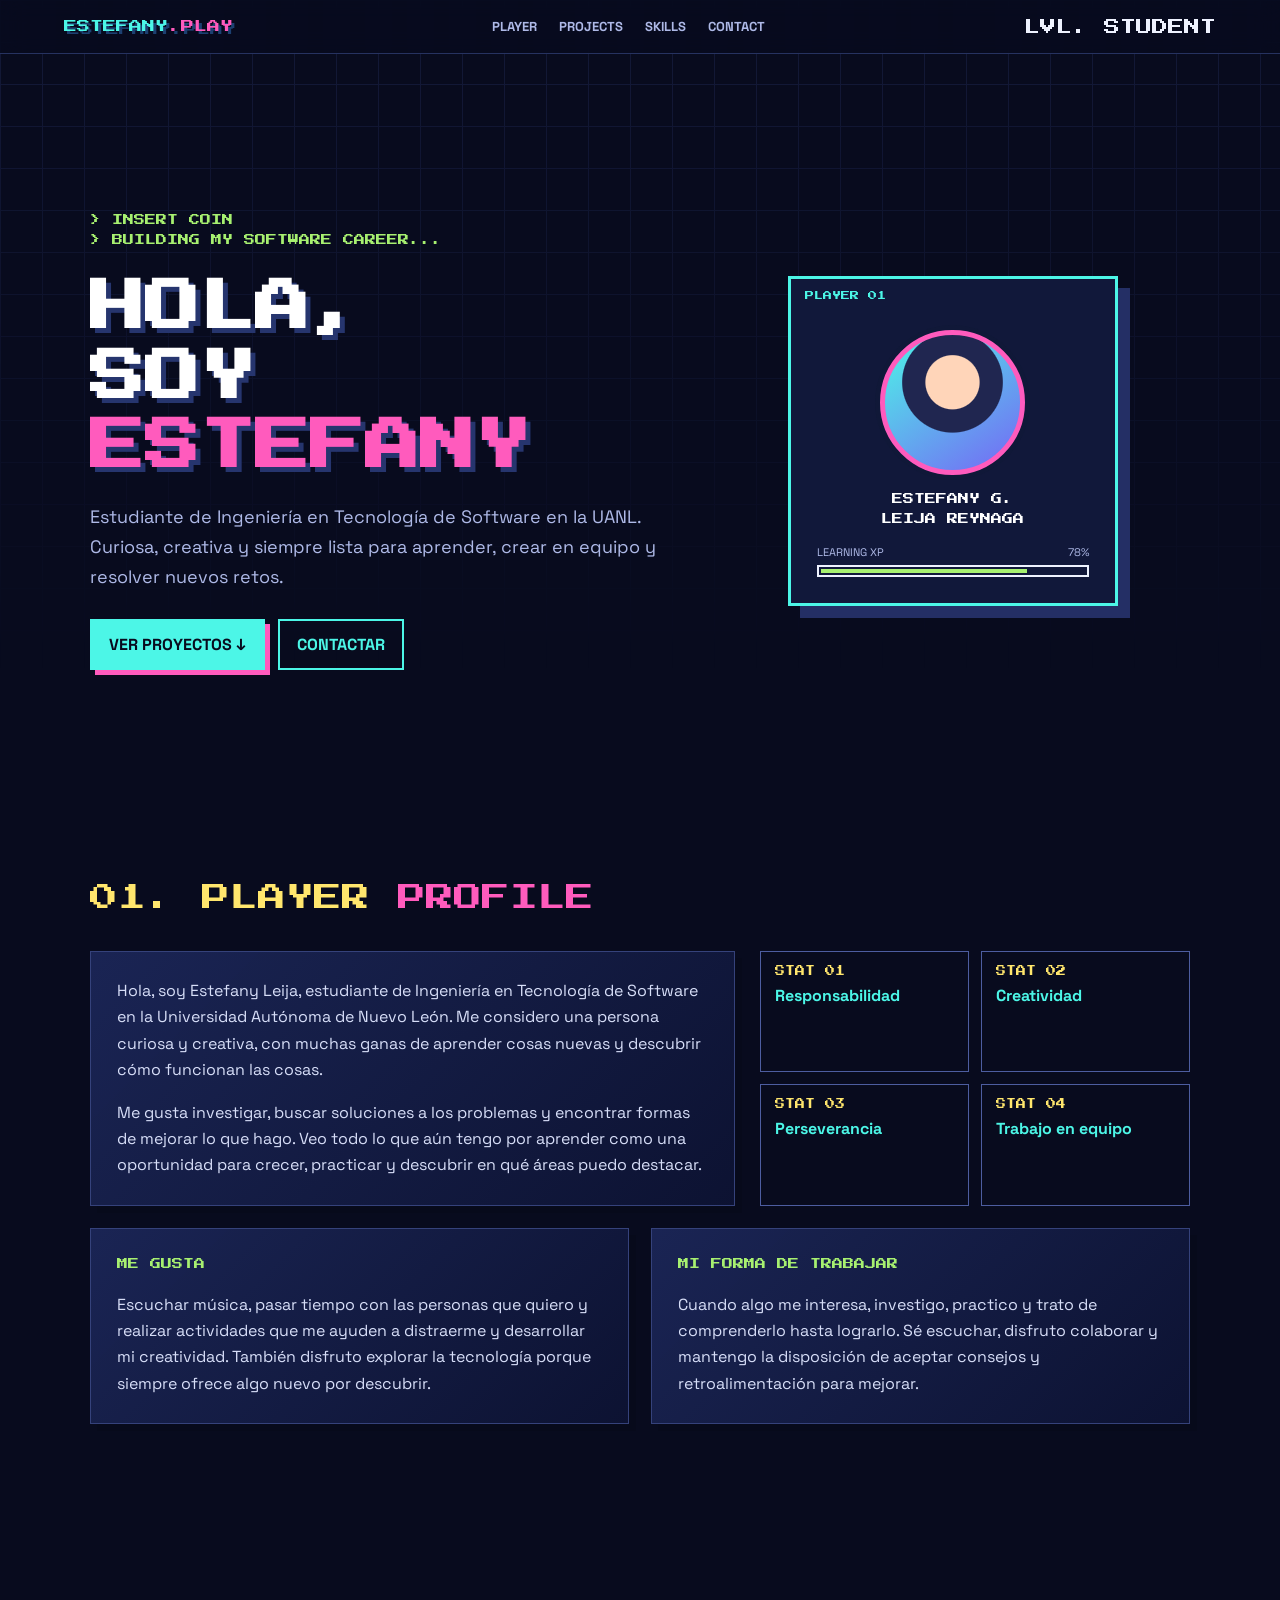
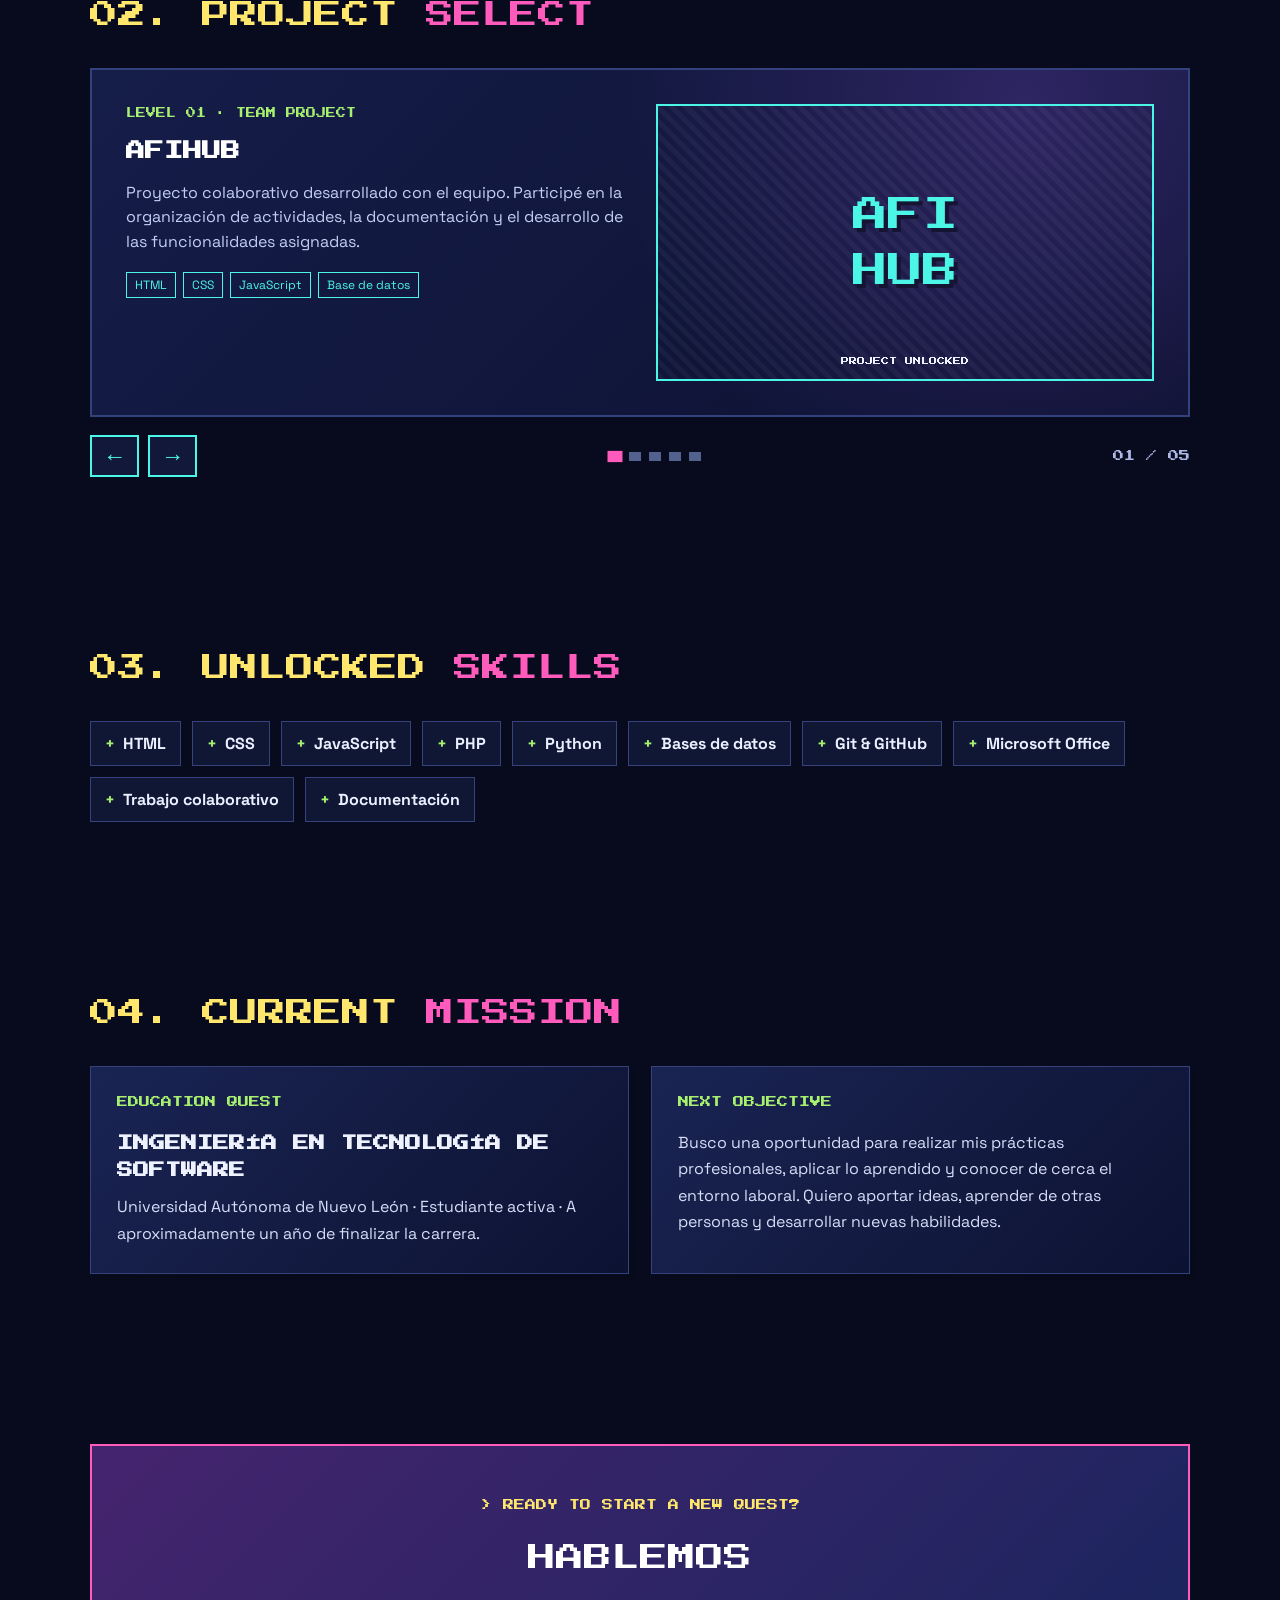
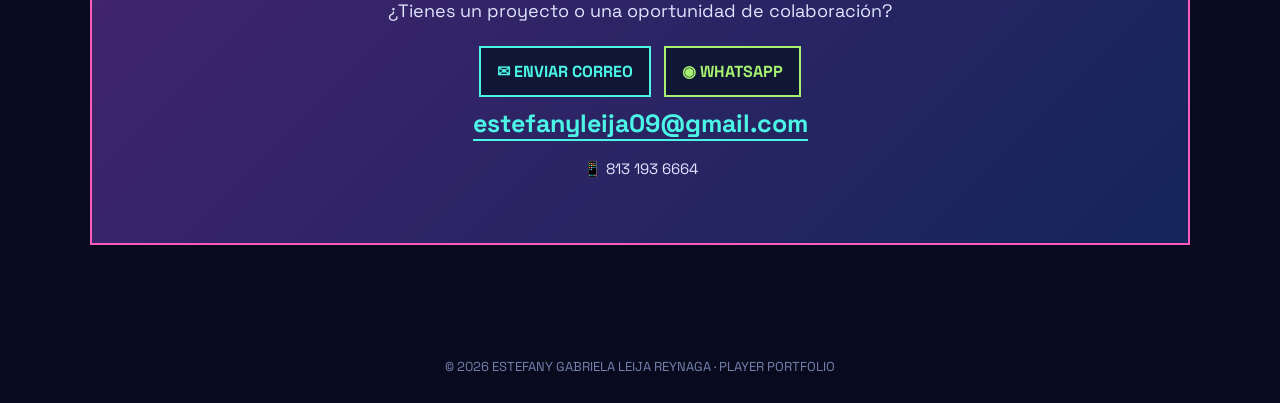
<file: index.html>
<!doctype html>
<html lang="es">
<head>
  <meta charset="utf-8">
  <meta name="viewport" content="width=device-width,initial-scale=1">
  <title>Estefany Leija | Player Portfolio</title>
  <link rel="stylesheet" href="styles.css">
</head>
<body>
  <header class="topbar"><a class="brand" href="#inicio">ESTEFANY<span>.PLAY</span></a><nav><a href="#about">PLAYER</a><a href="#proyectos">PROJECTS</a><a href="#skills">SKILLS</a><a href="#contacto">CONTACT</a></nav><span class="level">LVL. STUDENT</span></header>
  <main>
    <section class="hero" id="inicio">
      <div><div class="eyebrow">&gt; INSERT COIN<br>&gt; BUILDING MY SOFTWARE CAREER...</div><h1>HOLA,<br>SOY <span>ESTEFANY</span></h1><p>Estudiante de Ingeniería en Tecnología de Software en la UANL. Curiosa, creativa y siempre lista para aprender, crear en equipo y resolver nuevos retos.</p><div class="buttons"><a class="btn primary" href="#proyectos">VER PROYECTOS ↓</a><a class="btn" href="#contacto">CONTACTAR</a></div></div>
      <aside class="player"><div class="avatar" aria-label="Avatar de Estefany"></div><div class="player-name">ESTEFANY G.<br>LEIJA REYNAGA</div><div><div class="xp-label"><span>LEARNING XP</span><span>78%</span></div><div class="xp"><i></i></div></div></aside>
    </section>
    <section id="about"><h2 class="title">01. PLAYER <span>PROFILE</span></h2><div class="about"><div class="card"><p>Hola, soy Estefany Leija, estudiante de Ingeniería en Tecnología de Software en la Universidad Autónoma de Nuevo León. Me considero una persona curiosa y creativa, con muchas ganas de aprender cosas nuevas y descubrir cómo funcionan las cosas.</p><p style="margin-top:16px">Me gusta investigar, buscar soluciones a los problemas y encontrar formas de mejorar lo que hago. Veo todo lo que aún tengo por aprender como una oportunidad para crecer, practicar y descubrir en qué áreas puedo destacar.</p></div><div class="traits"><div class="trait"><b>STAT 01</b>Responsabilidad</div><div class="trait"><b>STAT 02</b>Creatividad</div><div class="trait"><b>STAT 03</b>Perseverancia</div><div class="trait"><b>STAT 04</b>Trabajo en equipo</div></div></div><div class="education" style="margin-top:22px"><div class="card"><div class="eyebrow">ME GUSTA</div><p style="margin-top:16px">Escuchar música, pasar tiempo con las personas que quiero y realizar actividades que me ayuden a distraerme y desarrollar mi creatividad. También disfruto explorar la tecnología porque siempre ofrece algo nuevo por descubrir.</p></div><div class="card"><div class="eyebrow">MI FORMA DE TRABAJAR</div><p style="margin-top:16px">Cuando algo me interesa, investigo, practico y trato de comprenderlo hasta lograrlo. Sé escuchar, disfruto colaborar y mantengo la disposición de aceptar consejos y retroalimentación para mejorar.</p></div></div></section>
    <section id="proyectos"><h2 class="title">02. PROJECT <span>SELECT</span></h2><div class="slider-shell"><div class="viewport"><div class="track" id="track">
      <article class="project" style="color:#4cf6e7"><div><div class="level">LEVEL 01 · TEAM PROJECT</div><h3>AFIHUB</h3><p>Proyecto colaborativo desarrollado con el equipo. Participé en la organización de actividades, la documentación y el desarrollo de las funcionalidades asignadas.</p><div class="tags"><span>HTML</span><span>CSS</span><span>JavaScript</span><span>Base de datos</span></div></div><div class="project-art"><strong>AFI<br>HUB</strong></div></article>
      <article class="project" style="color:#a7f070"><div><div class="level">LEVEL 02 · WEB PROJECT</div><h3>NUTRIWEB</h3><p>Plataforma web enfocada en nutrición. Colaboré en la construcción de la interfaz, la organización del contenido y la revisión de la experiencia de navegación.</p><div class="tags"><span>HTML</span><span>CSS</span><span>JavaScript</span><span>Base de datos</span></div></div><div class="project-art"><strong>NUTRI<br>WEB</strong></div></article>
      <article class="project" style="color:#ffe66d"><div><div class="level">LEVEL 03 · TEAM PROJECT</div><h3>PASSBALL CUP</h3><p>Proyecto para la organización y gestión de una copa deportiva. Apoyé al equipo en el diseño de flujos, documentación y desarrollo de componentes del sitio.</p><div class="tags"><span>HTML</span><span>CSS</span><span>JavaScript</span><span>Base de datos</span></div></div><div class="project-art"><strong>PASSBALL<br>CUP</strong></div></article>
      <article class="project" style="color:#ff5bbd"><div><div class="level">LEVEL 04 · SMART SOLUTION</div><h3>SMART MEAL</h3><p>Propuesta de sistema para la planificación inteligente de comidas. Participé en el levantamiento de requisitos, pantallas, funcionalidades y validación del proyecto.</p><div class="tags"><span>HTML</span><span>CSS</span><span>JavaScript</span><span>Base de datos</span></div></div><div class="project-art"><strong>SMART<br>MEAL</strong></div></article>
      <article class="project" style="color:#ae9cff"><div><div class="level">LEVEL 05 · INNOVATION PROJECT</div><h3>NEURO MASK</h3><p>Proyecto colaborativo de innovación presentado por el equipo. Contribuí en la preparación del proyecto, documentación, diseño de la propuesta y presentación.</p><div class="tags"><span>HTML</span><span>CSS</span><span>JavaScript</span><span>Base de datos</span></div></div><div class="project-art"><strong>NEURO<br>MASK</strong></div></article>
    </div></div><div class="slider-controls"><div class="arrows"><button class="arrow" id="prev" aria-label="Proyecto anterior">←</button><button class="arrow" id="next" aria-label="Siguiente proyecto">→</button></div><div class="dots" id="dots"></div><span class="counter" id="counter">01 / 05</span></div></div></section>
    <section id="skills"><h2 class="title">03. UNLOCKED <span>SKILLS</span></h2><div class="toolbox"><div class="tool">HTML</div><div class="tool">CSS</div><div class="tool">JavaScript</div><div class="tool">PHP</div><div class="tool">Python</div><div class="tool">Bases de datos</div><div class="tool">Git &amp; GitHub</div><div class="tool">Microsoft Office</div><div class="tool">Trabajo colaborativo</div><div class="tool">Documentación</div></div></section>
    <section><h2 class="title">04. CURRENT <span>MISSION</span></h2><div class="education"><div class="card"><div class="eyebrow">EDUCATION QUEST</div><h3 style="margin:16px 0 10px;font-size:16px;line-height:1.7">INGENIERÍA EN TECNOLOGÍA DE SOFTWARE</h3><p>Universidad Autónoma de Nuevo León · Estudiante activa · A aproximadamente un año de finalizar la carrera.</p></div><div class="card"><div class="eyebrow">NEXT OBJECTIVE</div><p style="margin-top:16px">Busco una oportunidad para realizar mis prácticas profesionales, aplicar lo aprendido y conocer de cerca el entorno laboral. Quiero aportar ideas, aprender de otras personas y desarrollar nuevas habilidades.</p></div></div></section>
    <section id="contacto"><div class="contact"><div class="eyebrow" style="color:var(--yellow)">&gt; READY TO START A NEW QUEST?</div><h2 class="title" style="color:#fff;margin:20px 0">HABLEMOS</h2><p>¿Tienes un proyecto o una oportunidad de colaboración?</p><div class="contact-actions"><a class="contact-button" href="mailto:estefanyleija09@gmail.com?subject=Contacto%20desde%20tu%20portafolio">✉ ENVIAR CORREO</a><a class="contact-button whatsapp" href="https://wa.me/528131936664?text=Hola%20Estefany%2C%20vi%20tu%20portafolio%20y%20me%20gustar%C3%ADa%20contactarte." target="_blank" rel="noopener">◉ WHATSAPP</a></div><a class="mail" href="mailto:estefanyleija09@gmail.com">estefanyleija09@gmail.com</a><p style="font-size:15px;margin-top:18px">📱 813 193 6664</p></div></section>
  </main><footer>© 2026 ESTEFANY GABRIELA LEIJA REYNAGA · PLAYER PORTFOLIO</footer>
  <script src="app.js" defer></script>
</body>
</html>
</file>
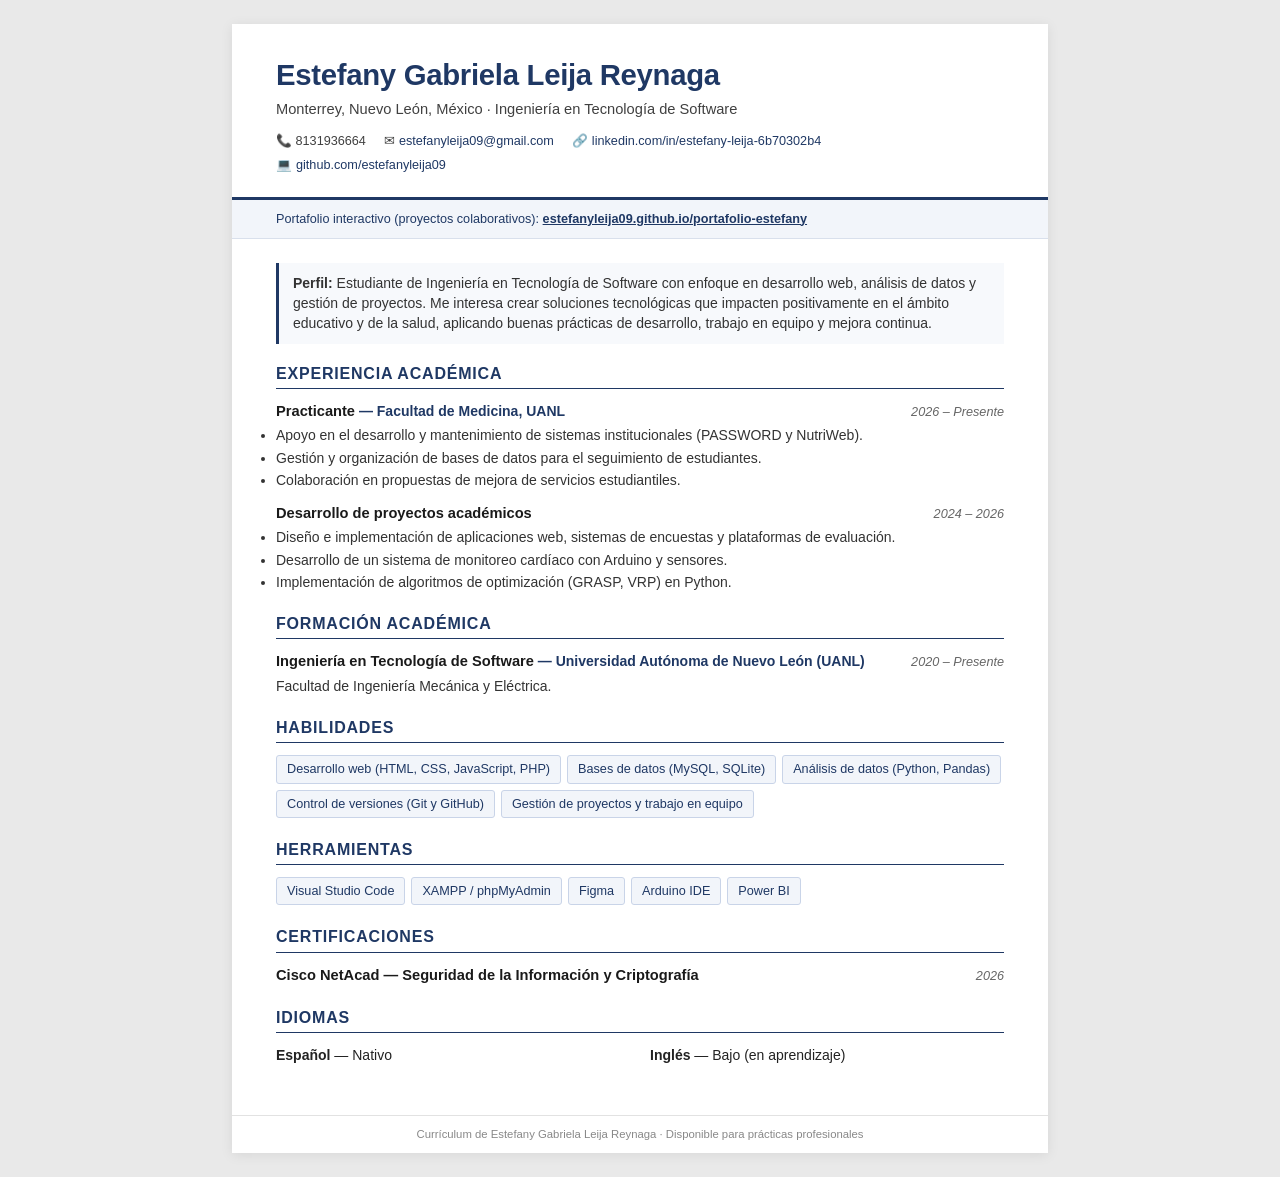
<file: CV_Estefany_Leija.html>
<!doctype html>
<html lang="es">
<head>
<meta charset="utf-8">
<meta name="viewport" content="width=device-width,initial-scale=1">
<title>CV - Estefany Gabriela Leija Reynaga</title>
<style>
  *{box-sizing:border-box;margin:0;padding:0}
  body{font-family:'Calibri','Segoe UI',Arial,sans-serif;color:#222;background:#e9e9e9;line-height:1.45;font-size:10.5pt}
  .page{max-width:8.5in;margin:24px auto;background:#fff;box-shadow:0 2px 12px rgba(0,0,0,.08);padding:0}
  .header{padding:30px 44px 22px;border-bottom:3px solid #1f3864}
  .header h1{font-size:22pt;color:#1f3864;margin-bottom:2px;letter-spacing:-.3px;font-weight:700}
  .header .role{font-size:11pt;color:#404040;font-weight:500;margin-bottom:12px}
  .contact{display:flex;flex-wrap:wrap;gap:6px 18px;font-size:9.5pt;color:#404040}
  .contact span{display:inline-flex;align-items:center;gap:4px}
  .contact a{color:#1f3864;text-decoration:none}
  .contact a:hover{text-decoration:underline}
  .portfolio-line{padding:10px 44px;background:#f2f5fa;border-bottom:1px solid #d9e0ec;font-size:9.5pt;color:#1f3864}
  .portfolio-line a{color:#1f3864;font-weight:700;text-decoration:underline}
  .body{padding:24px 44px 30px}
  .section{margin-bottom:20px}
  .section-title{font-size:12pt;color:#1f3864;font-weight:700;text-transform:uppercase;letter-spacing:.8px;border-bottom:1.5px solid #1f3864;padding-bottom:3px;margin-bottom:12px}
  .item{margin-bottom:13px}
  .item-head{display:flex;justify-content:space-between;align-items:baseline;flex-wrap:wrap;gap:4px;margin-bottom:2px}
  .item-title{font-weight:700;font-size:11pt;color:#1a1a1a}
  .item-org{color:#1f3864;font-weight:600;font-size:10.5pt}
  .item-date{font-size:9.5pt;color:#666;font-style:italic}
  .item-desc{font-size:10.5pt;color:#333;margin-top:3px}
  .item-desc ul{margin-left:16px;margin-top:3px}
  .item-desc li{margin:2px 0}
  .skills-list{display:flex;flex-wrap:wrap;gap:6px}
  .skill{background:#f2f5fa;border:1px solid #c9d4e8;color:#1f3864;padding:4px 10px;font-size:9.5pt;border-radius:3px;font-weight:500}
  .two-col{display:grid;grid-template-columns:1fr 1fr;gap:20px}
  .objective{font-size:10.5pt;color:#333;margin-bottom:18px;padding:10px 14px;background:#f7f9fc;border-left:3px solid #1f3864}
  .footer-note{text-align:center;font-size:8.5pt;color:#888;padding:10px 44px;border-top:1px solid #e2e2e2}
  @media print{
    body{background:#fff}
    .page{box-shadow:none;margin:0;max-width:100%}
  }
  @media(max-width:640px){
    .two-col{grid-template-columns:1fr}
    .header,.body,.portfolio-line{padding-left:20px;padding-right:20px}
  }
</style>
</head>
<body>
<div class="page">
  <header class="header">
    <h1>Estefany Gabriela Leija Reynaga</h1>
    <div class="role">Monterrey, Nuevo León, México · Ingeniería en Tecnología de Software</div>
    <div class="contact">
      <span>📞 8131936664</span>
      <span>✉ <a href="mailto:estefanyleija09@gmail.com">estefanyleija09@gmail.com</a></span>
      <span>🔗 <a href="https://www.linkedin.com/in/estefany-leija-6b70302b4">linkedin.com/in/estefany-leija-6b70302b4</a></span>
      <span>💻 <a href="https://github.com/estefanyleija09">github.com/estefanyleija09</a></span>
    </div>
  </header>

  <div class="portfolio-line">
    Portafolio interactivo (proyectos colaborativos): <a href="https://estefanyleija09.github.io/portafolio-estefany/" target="_blank">estefanyleija09.github.io/portafolio-estefany</a>
  </div>

  <div class="body">
    <div class="objective">
      <strong>Perfil:</strong> Estudiante de Ingeniería en Tecnología de Software con enfoque en desarrollo web, análisis de datos y gestión de proyectos. Me interesa crear soluciones tecnológicas que impacten positivamente en el ámbito educativo y de la salud, aplicando buenas prácticas de desarrollo, trabajo en equipo y mejora continua.
    </div>

    <section class="section">
      <h2 class="section-title">Experiencia académica</h2>
      <div class="item">
        <div class="item-head">
          <div>
            <span class="item-title">Practicante</span>
            <span class="item-org"> — Facultad de Medicina, UANL</span>
          </div>
          <span class="item-date">2026 – Presente</span>
        </div>
        <ul class="item-desc">
          <li>Apoyo en el desarrollo y mantenimiento de sistemas institucionales (PASSWORD y NutriWeb).</li>
          <li>Gestión y organización de bases de datos para el seguimiento de estudiantes.</li>
          <li>Colaboración en propuestas de mejora de servicios estudiantiles.</li>
        </ul>
      </div>
      <div class="item">
        <div class="item-head">
          <span class="item-title">Desarrollo de proyectos académicos</span>
          <span class="item-date">2024 – 2026</span>
        </div>
        <ul class="item-desc">
          <li>Diseño e implementación de aplicaciones web, sistemas de encuestas y plataformas de evaluación.</li>
          <li>Desarrollo de un sistema de monitoreo cardíaco con Arduino y sensores.</li>
          <li>Implementación de algoritmos de optimización (GRASP, VRP) en Python.</li>
        </ul>
      </div>
    </section>

    <section class="section">
      <h2 class="section-title">Formación académica</h2>
      <div class="item">
        <div class="item-head">
          <div>
            <span class="item-title">Ingeniería en Tecnología de Software</span>
            <span class="item-org"> — Universidad Autónoma de Nuevo León (UANL)</span>
          </div>
          <span class="item-date">2020 – Presente</span>
        </div>
        <p class="item-desc">Facultad de Ingeniería Mecánica y Eléctrica.</p>
      </div>
    </section>

    <section class="section">
      <h2 class="section-title">Habilidades</h2>
      <div class="skills-list">
        <span class="skill">Desarrollo web (HTML, CSS, JavaScript, PHP)</span>
        <span class="skill">Bases de datos (MySQL, SQLite)</span>
        <span class="skill">Análisis de datos (Python, Pandas)</span>
        <span class="skill">Control de versiones (Git y GitHub)</span>
        <span class="skill">Gestión de proyectos y trabajo en equipo</span>
      </div>
    </section>

    <section class="section">
      <h2 class="section-title">Herramientas</h2>
      <div class="skills-list">
        <span class="skill">Visual Studio Code</span>
        <span class="skill">XAMPP / phpMyAdmin</span>
        <span class="skill">Figma</span>
        <span class="skill">Arduino IDE</span>
        <span class="skill">Power BI</span>
      </div>
    </section>

    <section class="section">
      <h2 class="section-title">Certificaciones</h2>
      <div class="item">
        <div class="item-head">
          <span class="item-title">Cisco NetAcad — Seguridad de la Información y Criptografía</span>
          <span class="item-date">2026</span>
        </div>
      </div>
    </section>

    <section class="section">
      <h2 class="section-title">Idiomas</h2>
      <div class="two-col">
        <div><strong>Español</strong> — Nativo</div>
        <div><strong>Inglés</strong> — Bajo (en aprendizaje)</div>
      </div>
    </section>
  </div>

  <div class="footer-note">
    Currículum de Estefany Gabriela Leija Reynaga · Disponible para prácticas profesionales
  </div>
</div>
</body>
</html>
</file>
<file: styles.css>
@import url('https://fonts.googleapis.com/css2?family=Press+Start+2P&family=Space+Grotesk:wght@400;500;600;700&display=swap');
:root{--ink:#080b1e;--panel:#11183a;--line:#35427b;--text:#eef2ff;--soft:#aeb9e7;--cyan:#4cf6e7;--pink:#ff5bbd;--yellow:#ffe66d;--green:#a7f070}
*{box-sizing:border-box} html{scroll-behavior:smooth} body{margin:0;background:var(--ink);color:var(--text);font-family:'Space Grotesk',sans-serif;overflow-x:hidden}
body:before{content:"";position:fixed;inset:0;pointer-events:none;opacity:.38;background-image:linear-gradient(#283366 1px,transparent 1px),linear-gradient(90deg,#283366 1px,transparent 1px);background-size:42px 42px;mask-image:linear-gradient(black,transparent 75%)}
.topbar{position:sticky;top:0;z-index:10;display:flex;align-items:center;justify-content:space-between;padding:18px clamp(20px,5vw,70px);background:rgba(8,11,30,.87);border-bottom:1px solid #263260;backdrop-filter:blur(12px)}
.brand,.level,.eyebrow,h3{font-family:'Press Start 2P',monospace}.brand{font-size:13px;color:var(--cyan);text-decoration:none;text-shadow:3px 3px #1c4071}.brand span{color:var(--pink)} nav{display:flex;gap:22px}nav a{font-size:13px;color:var(--soft);text-decoration:none;font-weight:700}nav a:hover{color:var(--cyan)}
.hero{min-height:82vh;max-width:1180px;margin:auto;padding:90px 40px 55px;display:grid;grid-template-columns:1.1fr .9fr;align-items:center;gap:45px;position:relative}.eyebrow{font-size:11px;color:var(--green);line-height:1.9}.hero h1{font-family:'Press Start 2P',monospace;font-size:clamp(28px,4.3vw,60px);line-height:1.26;margin:21px 0;color:#fff;text-shadow:5px 5px 0 #26356e}.hero h1 span{color:var(--pink)}.hero p{max-width:580px;color:var(--soft);font-size:18px;line-height:1.65}.buttons{display:flex;gap:13px;flex-wrap:wrap;margin-top:28px}.btn{font-weight:800;text-decoration:none;padding:13px 17px;border:2px solid var(--cyan);color:var(--cyan);background:transparent;cursor:pointer;font-family:inherit}.btn:hover,.btn.primary{background:var(--cyan);color:var(--ink);box-shadow:5px 5px 0 var(--pink)}
.player{justify-self:center;width:min(330px,100%);aspect-ratio:1;background:var(--panel);border:3px solid var(--cyan);box-shadow:12px 12px 0 #242f65;position:relative;padding:26px;display:flex;flex-direction:column;justify-content:space-between}.player:before{content:'PLAYER 01';position:absolute;top:12px;left:14px;font:9px 'Press Start 2P';color:var(--cyan)}.avatar{width:145px;height:145px;border-radius:50%;margin:25px auto 0;border:5px solid var(--pink);background:radial-gradient(circle at 50% 35%,#ffd5b9 0 24%,#202650 25% 45%,transparent 46%),linear-gradient(145deg,#4cf6e7,#7567f5);box-shadow:0 0 0 5px #101838}.player-name{text-align:center;font:11px 'Press Start 2P';line-height:1.8;color:#fff}.xp{height:12px;border:2px solid var(--text);padding:2px}.xp i{display:block;height:100%;width:78%;background:var(--green)}.xp-label{display:flex;justify-content:space-between;font-size:11px;color:var(--soft);margin-bottom:6px}
section{max-width:1180px;margin:auto;padding:85px 40px;position:relative}.title{font:clamp(18px,2.4vw,28px) 'Press Start 2P';line-height:1.5;margin:0 0 32px;color:var(--yellow)}.title span{color:var(--pink)}
.about{display:grid;grid-template-columns:1.2fr .8fr;gap:25px}.card{background:linear-gradient(135deg,rgba(28,39,88,.93),rgba(13,19,51,.96));border:1px solid var(--line);padding:26px;box-shadow:7px 7px 0 #070a1b}.card p{margin:0;color:#d7def8;font-size:16px;line-height:1.65}.traits{display:grid;grid-template-columns:1fr 1fr;gap:12px}.trait{border:1px solid #4d5da0;padding:14px;color:var(--cyan);font-weight:700}.trait b{display:block;font:10px 'Press Start 2P';color:var(--yellow);margin-bottom:9px}
.toolbox{display:flex;flex-wrap:wrap;gap:11px}.tool{border:1px solid var(--line);padding:11px 14px;background:#101735;color:#eaf0ff;font-weight:700}.tool:before{content:'+';color:var(--green);margin-right:8px}
.slider-shell{position:relative}.viewport{overflow:hidden;border:2px solid #33427c;background:#0d1230}.track{display:flex;transition:transform .45s cubic-bezier(.2,.8,.2,1)}.project{min-width:100%;min-height:345px;padding:34px;display:grid;grid-template-columns:1fr 1fr;gap:32px;background:radial-gradient(circle at 85% 10%,#2e2563,transparent 42%),linear-gradient(135deg,#151d49,#0d1130)}.project-art{border:2px solid currentColor;display:grid;place-items:center;min-height:210px;position:relative;background:repeating-linear-gradient(45deg,rgba(255,255,255,.04) 0 5px,transparent 5px 10px)}.project-art strong{font:clamp(20px,3vw,35px) 'Press Start 2P';line-height:1.6;text-align:center;text-shadow:4px 4px #151433}.project-art:after{content:'PROJECT UNLOCKED';font:8px 'Press Start 2P';position:absolute;bottom:14px;color:var(--text)}.project .level{font-size:10px;color:var(--green);line-height:1.8}.project h3{font-size:19px;line-height:1.5;margin:15px 0;color:#fff}.project p{color:#c4cff5;line-height:1.55;margin:0 0 17px}.tags{display:flex;gap:7px;flex-wrap:wrap}.tags span{font-size:12px;border:1px solid currentColor;color:var(--cyan);padding:4px 8px}.slider-controls{display:flex;align-items:center;justify-content:space-between;margin-top:18px}.arrows{display:flex;gap:9px}.arrow{border:2px solid var(--cyan);background:#11183a;color:var(--cyan);width:49px;height:42px;font-size:23px;cursor:pointer}.arrow:hover{background:var(--cyan);color:var(--ink)}.counter{font:11px 'Press Start 2P';color:var(--soft)}.dots{display:flex;gap:8px}.dot{border:0;width:9px;height:9px;background:#53618e;cursor:pointer}.dot.active{background:var(--pink);transform:scale(1.25)}
.education{display:grid;grid-template-columns:1fr 1fr;gap:22px}.contact{background:linear-gradient(135deg,#45246e,#14255b);border:2px solid var(--pink);text-align:center;padding:50px 25px}.contact p{color:#dfe4ff;font-size:18px}.contact-actions{display:flex;justify-content:center;gap:13px;flex-wrap:wrap;margin-top:24px}.contact-button{display:inline-block;border:2px solid var(--cyan);color:var(--cyan);padding:13px 16px;font-weight:800;text-decoration:none;background:#101735}.contact-button:hover{color:var(--ink);background:var(--cyan);box-shadow:5px 5px 0 var(--pink)}.contact-button.whatsapp{border-color:var(--green);color:var(--green)}.contact-button.whatsapp:hover{background:var(--green)}.mail{display:inline-block;margin-top:10px;color:var(--cyan);font-size:clamp(17px,3vw,25px);font-weight:700;text-decoration:none;border-bottom:2px solid var(--cyan)}footer{text-align:center;color:#7582ae;font-size:13px;padding:28px}
@media(max-width:720px){nav{display:none}.hero,.about,.education,.project{grid-template-columns:1fr}.hero{padding:65px 24px 35px;min-height:auto}.player{max-width:280px}.hero h1{font-size:29px}section{padding:60px 24px}.project{padding:24px;gap:18px;min-height:430px}.project-art{min-height:145px}.project h3{font-size:16px}.traits{grid-template-columns:1fr}.topbar{padding:17px 20px}.brand{font-size:10px}}
</file>
